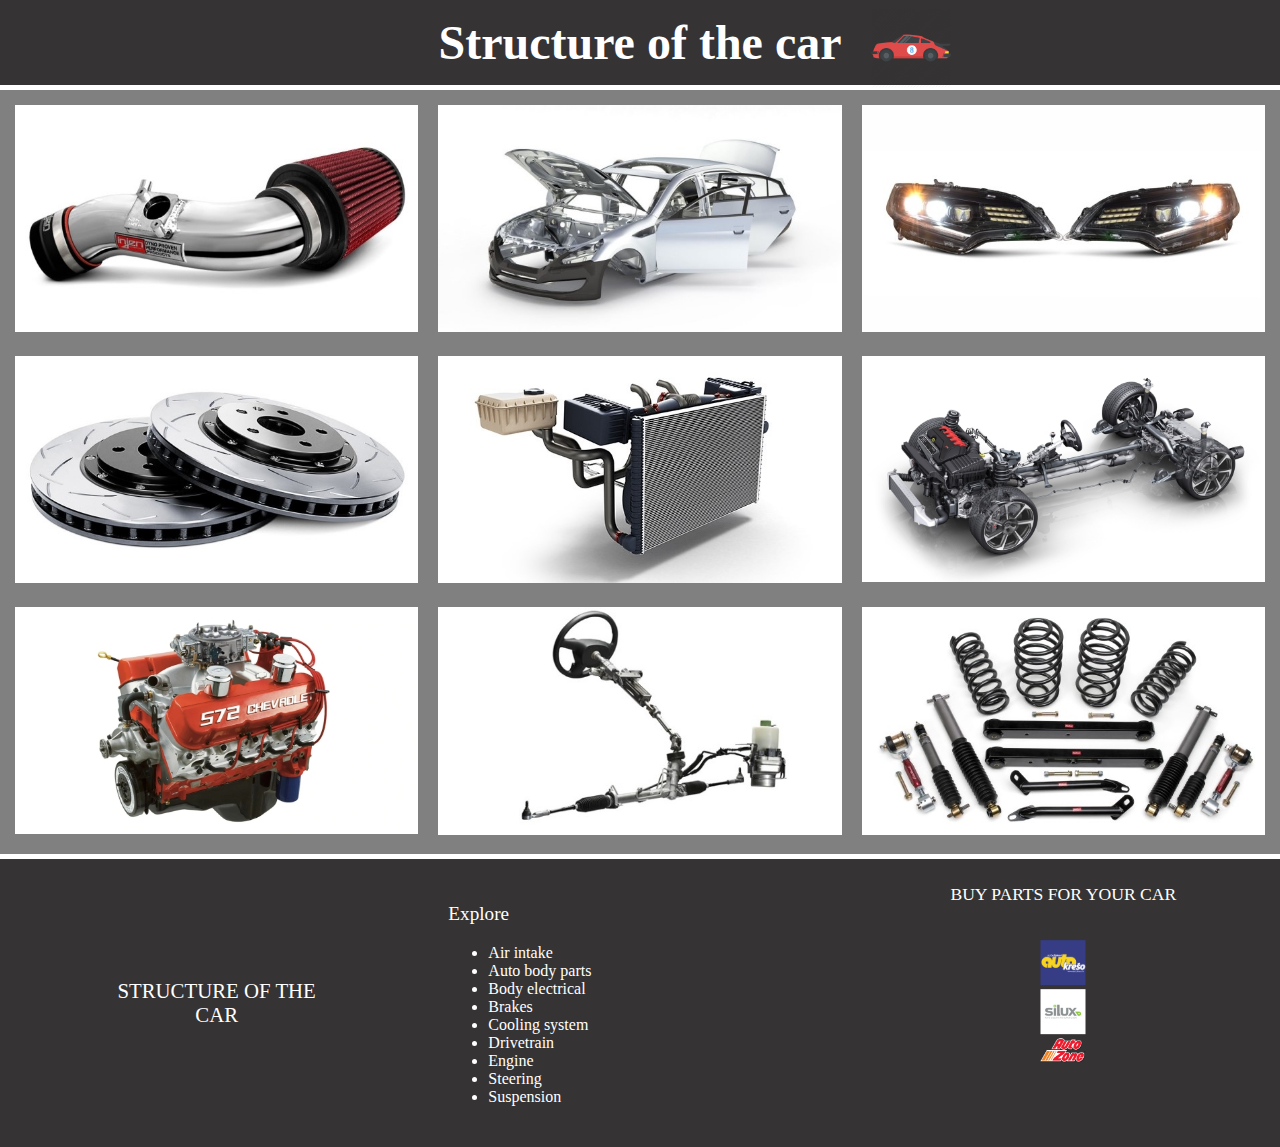
<file: index.html>
<!DOCTYPE html>
<html lang="en">

<head>
    <meta charset="UTF-8">
    <meta name="viewport" content="width=device-width, initial-scale=1.0">
    <meta http-equiv="X-UA-Compatible" content="ie=edge">
    <title>Structure of the car</title>
    <link rel="stylesheet" href="styles/style.css">
</head>

<body>
    <header>
        <h1 class="title">Structure of the car<img class="icon" src="images/icon.png"></h1>
    </header>
    <main>
        <div class="container">
            <img class="image" src="images/airintake.jpg">
            <a href="pages/air-intake.html">
                <div class="overlay">
                    <div class="text">Air intake</div>
                </div>
            </a>
        </div>
        <div class="container">
            <img class="image" src="images/autobodyparts.jpg">
            <a href="pages/auto-body-parts.html">
                <div class="overlay">
                    <div class="text">Auto body parts</div>
                </div>
            </a>
        </div>
        <div class="container">
            <img class="image" src="images/bodyelectrical.jpg">
            <a href="pages/body-electrical.html">
                <div class="overlay">
                    <div class="text">Body electrical</div>
                </div>
            </a>
        </div>
        <div class="container">
            <img class="image" src="images/brakes.jpg">
            <a href="pages/brakes.html">
                <div class="overlay">
                    <div class="text">Brakes</div>
                </div>
            </a>
        </div>
        <div class="container">
            <img class="image" src="images/coolingsystem.jpg">
            <a href="pages/cooling-system.html">
                <div class="overlay">
                    <div class="text">Cooling system</div>>
                </div>
            </a>
        </div>
        <div class="container">
            <img class="image" src="images/drivetrain.jpg">
            <a href="pages/drivetrain.html">
                <div class="overlay">
                    <div class="text">Drivetrain</div>
                </div>
            </a>
        </div>
        <div class="container">
            <img class="image" src="images/engine.jpg">
            <a href="pages/engine.html">
                <div class="overlay">
                    <div class="text">Engine</div>
                </div>
            </a>
        </div>
        <div class="container">
            <img class="image" src="images/steering.jpg">
            <a href="pages/steering.html">
                <div class="overlay">
                    <div class="text">Steering</div>
                </div>
            </a>
        </div>
        <div class="container">
            <img class="image" src="images/suspension.jpg">
            <a href="pages/suspension.html">
                <div class="overlay">
                    <div class="text">Suspension</div>
                </div>
            </a>
        </div>
    </main>
    <footer>
        <div class="fcontainer">
            <div class="ftitle">STRUCTURE OF THE CAR</div>
        </div>
        <div class="fcontainer">
            <p class="ftext">Explore</p>
            <div class="linkscontainer">
                <ul>
                    <a class="link" href="pages/air-intake.html">
                        <li>Air intake</li>
                    </a>
                    <a class="link" href="pages/auto-body-parts.html">
                        <li>Auto body parts</li>
                    </a>
                    <a class="link" href="pages/body-electrical.html">
                        <li>Body electrical</li>
                    </a>
                    <a class="link" href="pages/brakes.html">
                        <li>Brakes</li>
                    </a>
                    <a class="link" href="pages/cooling-system.html">
                        <li>Cooling system</li>
                    </a>
                    <a class="link" href="pages/drivetrain.html">
                        <li>Drivetrain</li>
                    </a>
                    <a class="link" href="pages/engine.html">
                        <li>Engine</li>
                    </a>
                    <a class="link" href="pages/steering.html">
                        <li>Steering</li>
                    </a>
                    <a class="link" href="pages/suspension.html">
                        <li>Suspension</li>
                    </a>
                </ul>
            </div>
        </div>
        <div class="fcontainer">
            <div class="buyparts">BUY PARTS FOR YOUR CAR</div>
            <div class="logocontainer">
                <div>
                    <a href="https://www.autokreso.hr/" target="blank"><img class="logo" src="images/autokreso.png"
                            alt="Autokreso logo"></a>
                </div>
                <div>
                    <a href="https://www.silux.hr/" target="blank"><img class="logo" src="images/silux.jpg"
                            alt="Silux logo"></a>
                </div>
                <div>
                    <a href="https://www.autozone.com/" target="blank"><img class="logo" src="images/autozone.png"
                            alt="Autozone logo"></a>
                </div>
            </div>
        </div>
    </footer>

</body>

</html>
</file>
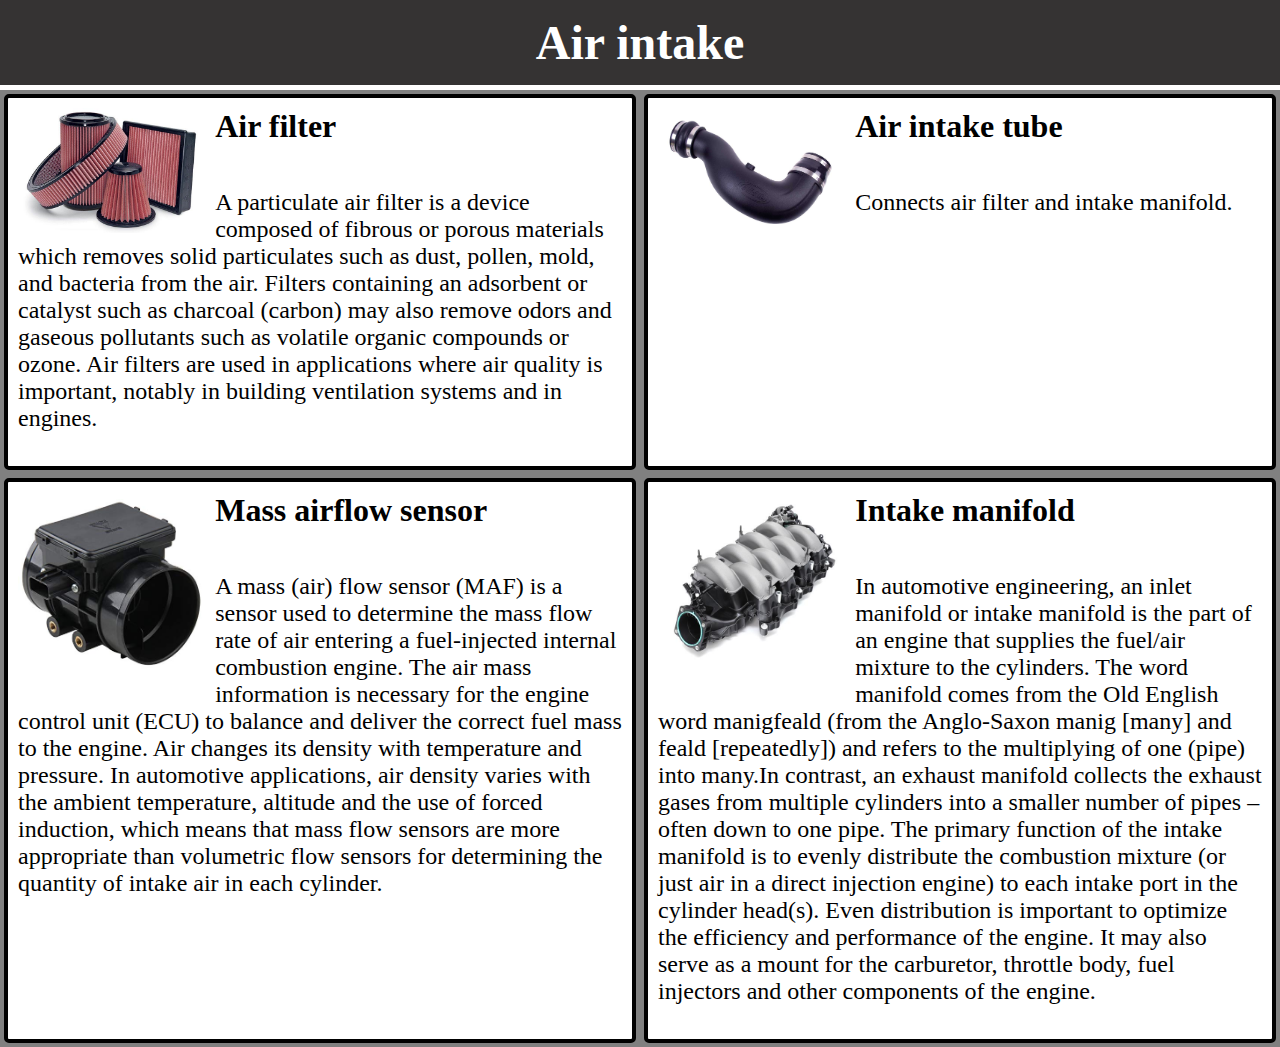
<file: pages/air-intake.html>
<!DOCTYPE html>
<html lang="en">

<head>
    <meta charset="UTF-8">
    <meta name="viewport" content="width=device-width, initial-scale=1.0">
    <meta http-equiv="X-UA-Compatible" content="ie=edge">
    <title>Air intake</title>
    <link rel="stylesheet" href="../styles/styleairintake.css">
</head>

<body>
    <header>
        <h1 class="title">Air intake</h1>
    </header>
    <main>
        <div class="container">
            <img class="image" src="../images/airfilter.jpg" alt="Air filter">
            <div class="text">Air filter</div>
            <div class="description">
                <p>
                    A particulate air filter is a device composed of fibrous or porous materials which removes solid
                    particulates such as dust, pollen, mold, and bacteria from the air. Filters containing an adsorbent
                    or catalyst such as charcoal (carbon) may also remove odors and gaseous pollutants such as volatile
                    organic compounds or ozone. Air filters are used in applications where air quality is important,
                    notably in building ventilation systems and in engines.
                </p>
            </div>
        </div>
        <div class="container">
            <img class="image" src="../images/airintaketube.jpg" alt="Air intake tube">
            <div class="text">Air intake tube</div>
            <div class="description">
                <p>
                    Connects air filter and intake manifold.
                </p>
            </div>
        </div>
        <div class="container">
            <img class="image" src="../images/massairflowsensor.jpg" alt="Mass airflow sensor">
            <div class="text">Mass airflow sensor</div>
            <div class="description">
                <p>
                    A mass (air) flow sensor (MAF) is a sensor used to determine the mass flow rate of air entering a
                    fuel-injected internal combustion engine. The air mass information is necessary for the engine
                    control unit (ECU) to balance and deliver the
                    correct fuel mass to the engine. Air changes its density with temperature and pressure. In
                    automotive applications, air density varies with the ambient temperature, altitude and the use of
                    forced induction, which means that mass flow sensors are more appropriate than volumetric flow
                    sensors for determining the quantity of intake air in each cylinder.
                </p>
            </div>
        </div>
        <div class="container">
            <img class="image" src="../images/intakemanifold.jpg" alt="Intake manifold">
            <div class="text">Intake manifold</div>
            <div class="description">
                <p>
                    In automotive engineering, an inlet manifold or intake manifold is the part of
                    an engine that supplies the fuel/air mixture to the cylinders. The word manifold comes from the Old
                    English word manigfeald (from the Anglo-Saxon manig [many] and feald [repeatedly]) and refers to the
                    multiplying of one (pipe) into many.In contrast, an exhaust manifold collects the exhaust gases from
                    multiple cylinders into a smaller
                    number of pipes – often down to one pipe. The primary function of the intake manifold is to evenly
                    distribute the combustion mixture (or just
                    air in a direct injection engine) to each intake port in the cylinder head(s). Even distribution is
                    important to optimize the efficiency and performance of the engine. It may also serve as a mount for
                    the carburetor, throttle body, fuel injectors and other components of the engine.
                </p>
            </div>
        </div>
    </main>

</body>

</html>
</file>
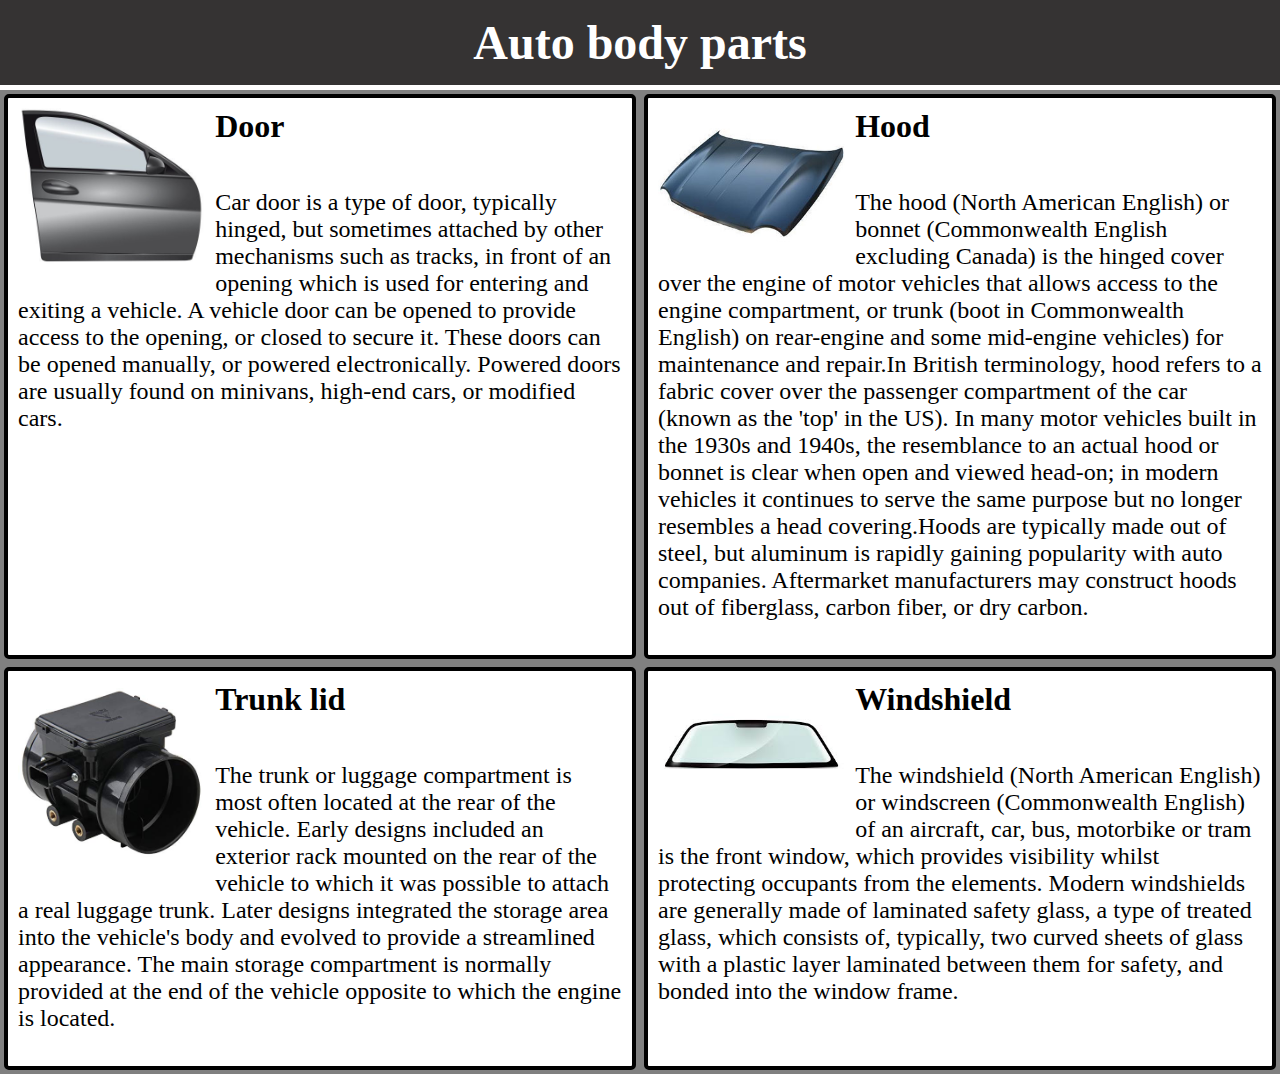
<file: pages/auto-body-parts.html>
<!DOCTYPE html>
<html lang="en">

<head>
    <meta charset="UTF-8">
    <meta name="viewport" content="width=device-width, initial-scale=1.0">
    <meta http-equiv="X-UA-Compatible" content="ie=edge">
    <title>Auto body parts</title>
    <link rel="stylesheet" href="../styles/styleairintake.css">
</head>

<body>
    <header>
        <h1 class="title">Auto body parts</h1>
    </header>
    <main>
        <div class="container">
            <img class="image" src="../images/door.jpg" alt="Door">
            <div class="text">Door</div>
            <div class="description">
                <p>
                    Car door is a type of door, typically hinged, but sometimes attached by other mechanisms such as
                    tracks, in front of an opening which is used for entering and exiting a vehicle. A vehicle door can
                    be opened to provide access to the opening, or closed to secure it. These doors can be opened
                    manually, or powered electronically. Powered doors are usually found on minivans, high-end cars, or
                    modified cars.
                </p>
            </div>
        </div>
        <div class="container">
            <img class="image" src="../images/hood.jpg" alt="Hood">
            <div class="text">Hood</div>
            <div class="description">
                <p>
                    The hood (North American English) or bonnet (Commonwealth English excluding Canada) is the hinged
                    cover over the engine of motor vehicles that allows access to the engine compartment, or trunk (boot
                    in Commonwealth English) on rear-engine and some mid-engine vehicles) for maintenance and repair.In
                    British terminology, hood refers to a fabric cover over the passenger compartment of the car
                    (known as the 'top' in the US). In many motor vehicles built in the 1930s and 1940s, the resemblance
                    to an actual hood or bonnet is clear when open and viewed head-on; in modern vehicles it continues
                    to serve the same purpose but no longer resembles a head covering.Hoods are typically made out of
                    steel, but aluminum is rapidly gaining popularity with auto
                    companies. Aftermarket manufacturers may construct hoods out of fiberglass, carbon fiber, or dry
                    carbon.
                </p>
            </div>
        </div>
        <div class="container">
            <img class="image" src="../images/massairflowsensor.jpg" alt="Trunk lid">
            <div class="text">Trunk lid</div>
            <div class="description">
                <p>
                    The trunk or luggage compartment is most often located at the rear of the vehicle. Early designs
                    included an exterior rack mounted on the rear of the vehicle to which it was possible to attach a
                    real luggage trunk. Later designs integrated the storage area into the vehicle's body and evolved
                    to provide a streamlined appearance. The main storage compartment is normally provided at the
                    end of the vehicle opposite to which the engine is located.
                </p>
            </div>
        </div>
        <div class="container">
            <img class="image" src="../images/windshield.jpg" alt="Windshield">
            <div class="text">Windshield</div>
            <div class="description">
                <p>
                    The windshield (North American English) or windscreen (Commonwealth English) of an aircraft, car,
                    bus, motorbike or tram is the front window, which provides visibility whilst protecting occupants
                    from the elements. Modern windshields are generally made of laminated safety glass, a type of
                    treated glass, which consists of, typically, two curved sheets of glass with a plastic layer
                    laminated between them for safety, and bonded into the window frame.
                </p>
            </div>
        </div>
    </main>
</body>

</html>
</file>
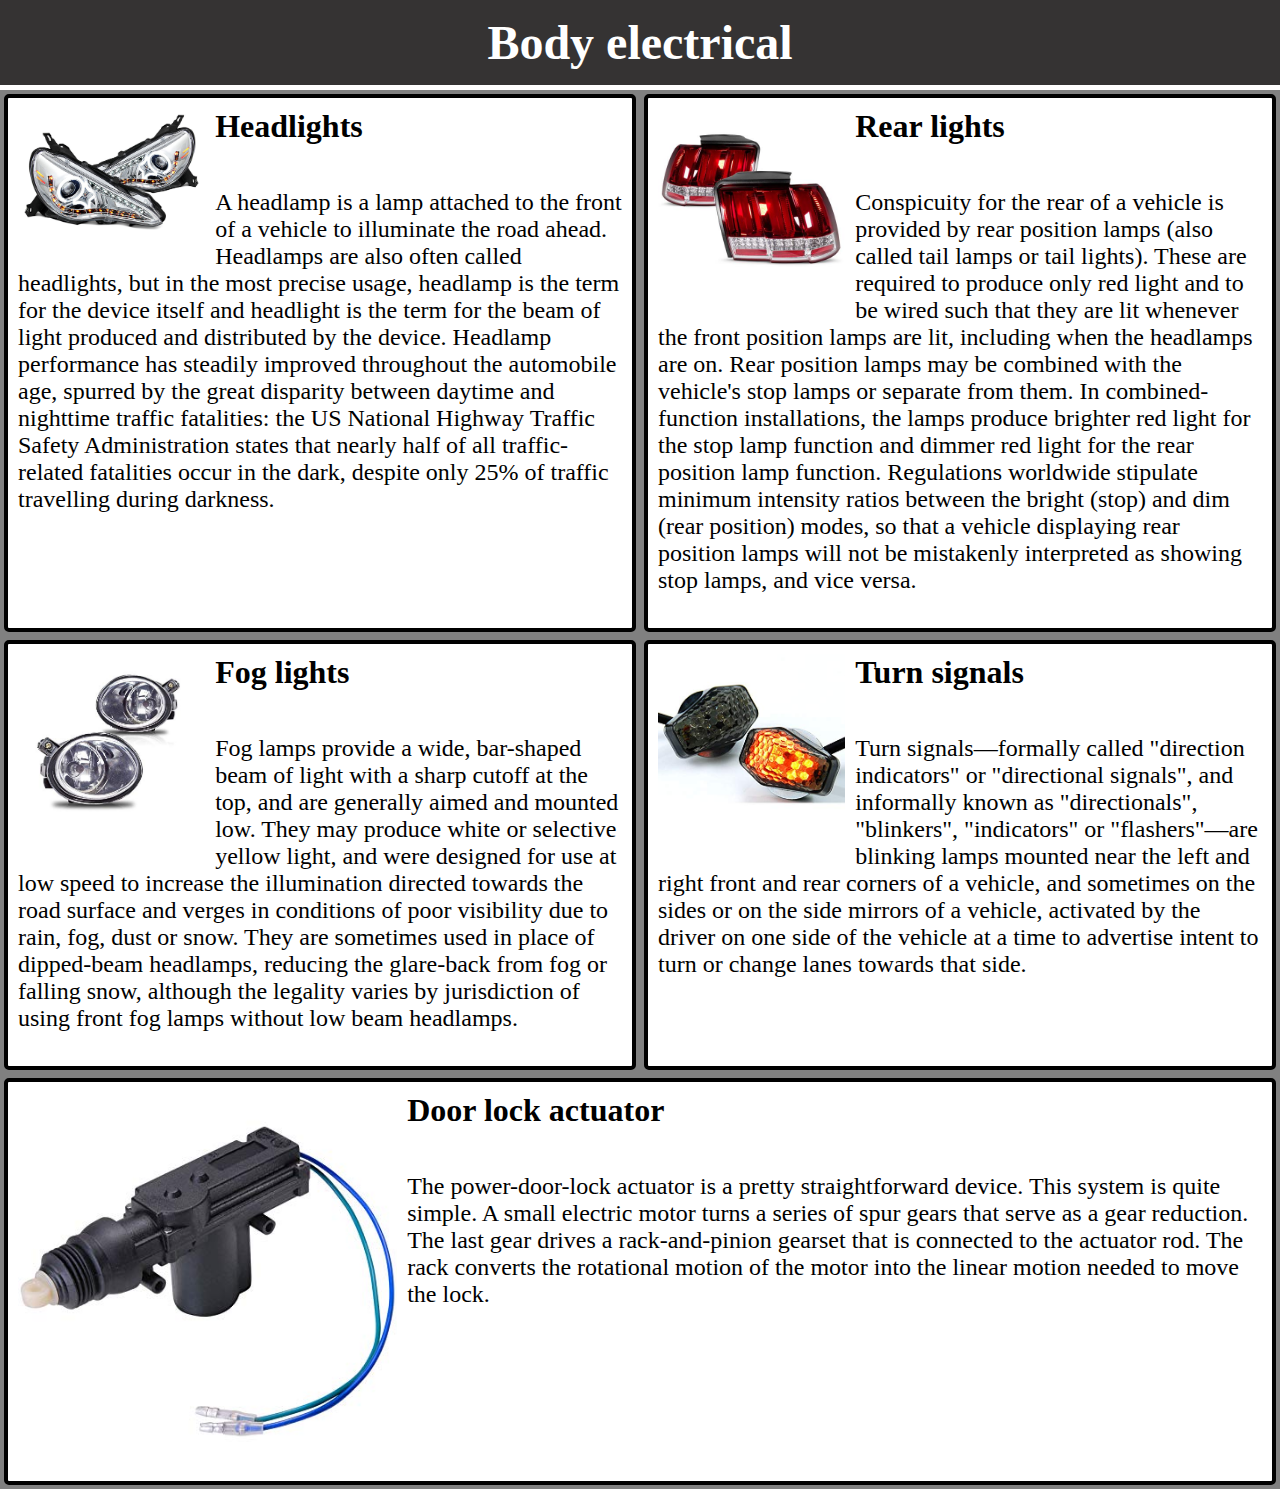
<file: pages/body-electrical.html>
<!DOCTYPE html>
<html lang="en">

<head>
    <meta charset="UTF-8">
    <meta name="viewport" content="width=device-width, initial-scale=1.0">
    <meta http-equiv="X-UA-Compatible" content="ie=edge">
    <title>Body electrical</title>
    <link rel="stylesheet" href="../styles/styleairintake.css">
</head>

<body>
    <header>
        <h1 class="title">Body electrical</h1>
    </header>
    <main>
        <div class="container">
            <img class="image" src="../images/headlights.jpg" alt="Car headlights">
            <div class="text">Headlights</div>
            <div class="description">
                <p>
                    A headlamp is a lamp attached to the front of a vehicle to illuminate the road ahead. Headlamps are
                    also often called headlights, but in the most precise usage, headlamp is the term for the device
                    itself and headlight is the term for the beam of light produced and distributed by the device.
                    Headlamp performance has steadily improved throughout the automobile age, spurred by the great
                    disparity between daytime and nighttime traffic fatalities: the US National Highway Traffic Safety
                    Administration states that nearly half of all traffic-related fatalities occur in the dark, despite
                    only 25% of traffic travelling during darkness.
                </p>
            </div>
        </div>
        <div class="container">
            <img class="image" src="../images/rearlights.jpg" alt="Car rear lights">
            <div class="text">Rear lights</div>
            <div class="description">
                <p>
                    Conspicuity for the rear of a vehicle is provided by rear position lamps (also called tail lamps or
                    tail lights). These are required to produce only red light and to be wired such that they are lit
                    whenever the front position lamps are lit, including when the headlamps are on. Rear position lamps
                    may be combined with the vehicle's stop lamps or separate from them. In combined-function
                    installations, the lamps produce brighter red light for the stop lamp function and dimmer red light
                    for the rear position lamp function. Regulations worldwide stipulate minimum intensity ratios
                    between the bright (stop) and dim (rear position) modes, so that a vehicle displaying rear position
                    lamps will not be mistakenly interpreted as showing stop lamps, and vice versa.
                </p>
            </div>
        </div>
        <div class="container">
            <img class="image" src="../images/foglights.jpg" alt="Car fog lights">
            <div class="text">Fog lights</div>
            <div class="description">
                <p>
                    Fog lamps provide a wide, bar-shaped beam of light with a sharp cutoff at the top, and are generally
                    aimed and mounted low. They may produce white or selective yellow light, and were designed
                    for use at low speed to increase the illumination directed towards the road surface and verges in
                    conditions of poor visibility due to rain, fog, dust or snow. They are sometimes used in place of
                    dipped-beam headlamps, reducing the glare-back from fog or
                    falling snow, although the legality varies by jurisdiction of using front fog lamps without low beam
                    headlamps.
                </p>
            </div>
        </div>
        <div class="container">
            <img class="image" src="../images/turnsignals.jpg" alt="Car turn signals">
            <div class="text">Turn signals</div>
            <div class="description">
                <p>
                    Turn signals—formally called "direction indicators" or "directional signals", and informally known
                    as "directionals", "blinkers", "indicators" or "flashers"—are blinking lamps mounted near the left
                    and right front and rear corners of a vehicle, and sometimes on the sides or on the side mirrors of
                    a vehicle, activated by the driver on one side of the vehicle at a time to advertise intent to turn
                    or change lanes towards that side.
                </p>
            </div>
        </div>
        <div class="container">
            <img class="image" src="../images/doorlockactuator.jpg" alt="Car door lock actuator">
            <div class="text">Door lock actuator</div>
            <div class="description">
                <p>
                    The power-door-lock actuator is a pretty straightforward device. ­This system is quite simple. A
                    small electric motor turns a series of spur gears that serve as a gear reduction. The last gear
                    drives a rack-and-pinion gearset that is connected to the actuator rod. The rack converts the
                    rotational motion of the motor into the linear motion needed to move the lock.
                </p>
            </div>
        </div>
    </main>

</body>

</html>
</file>
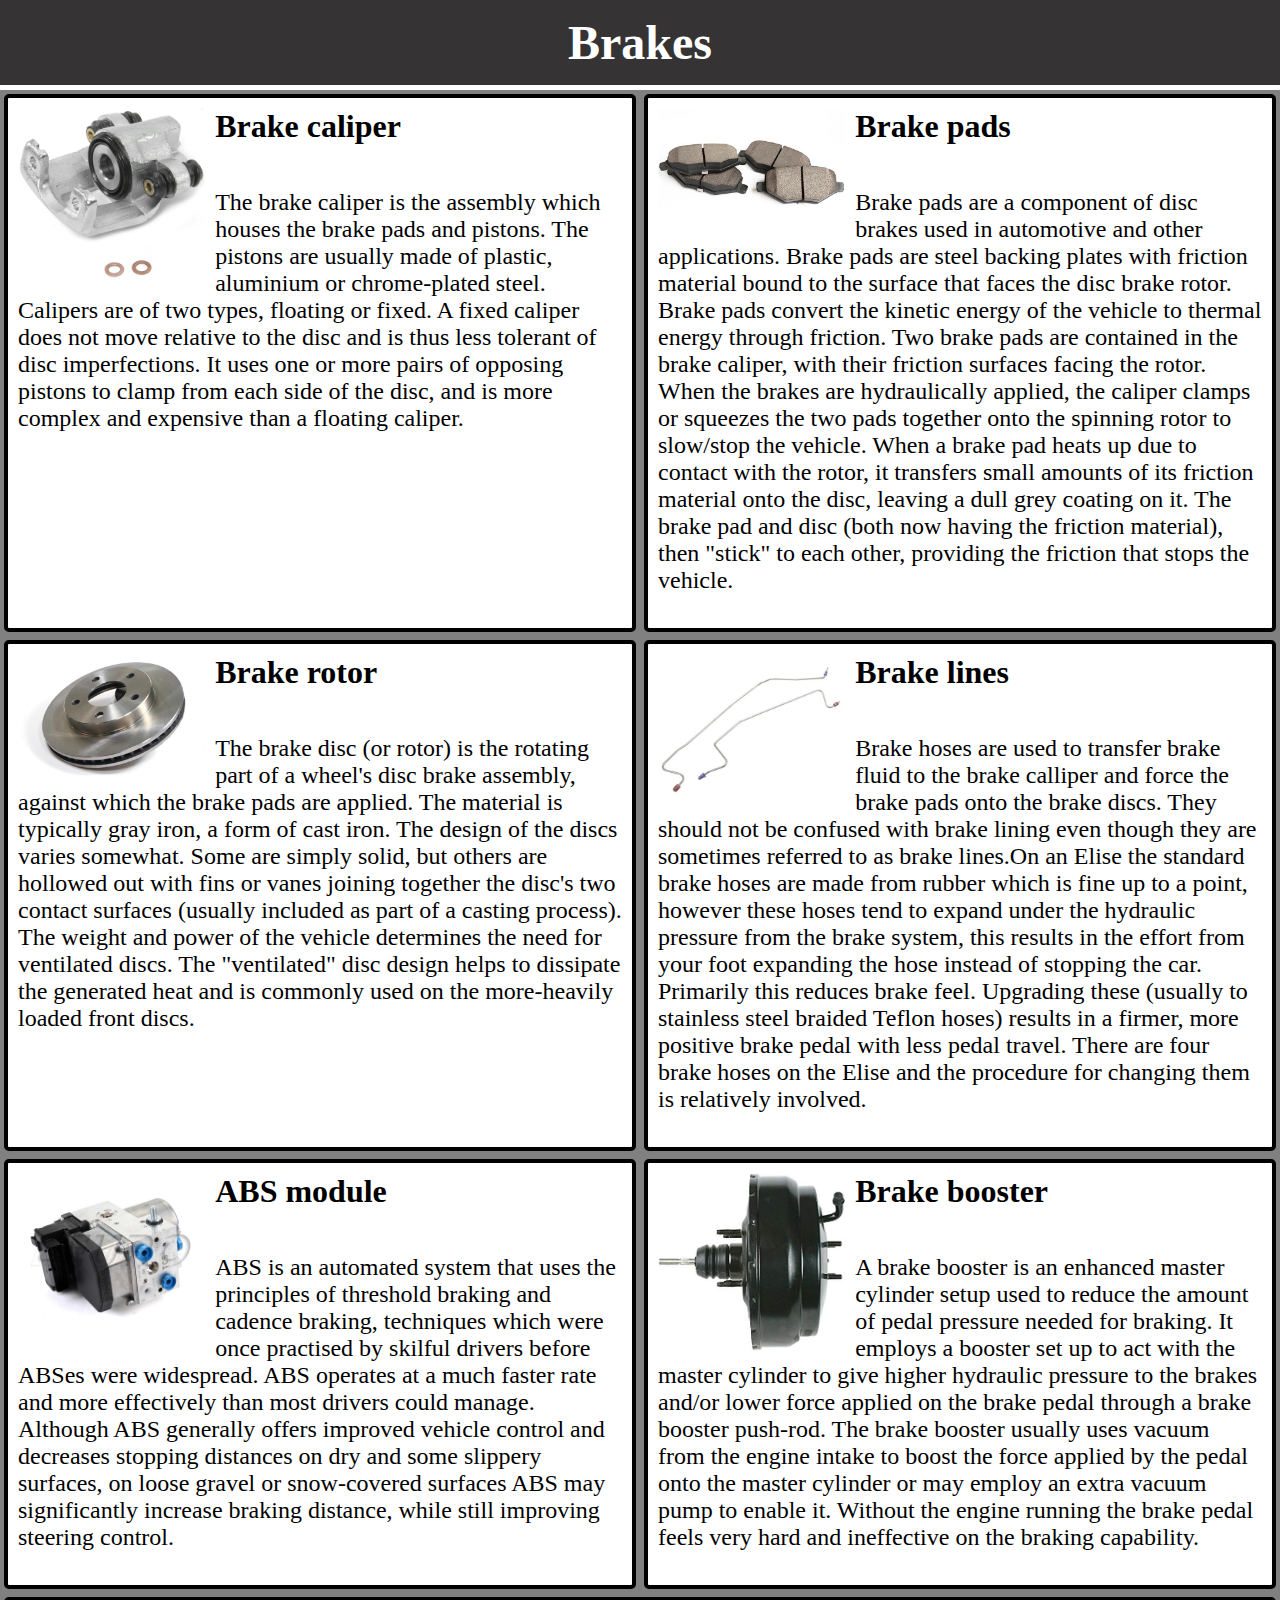
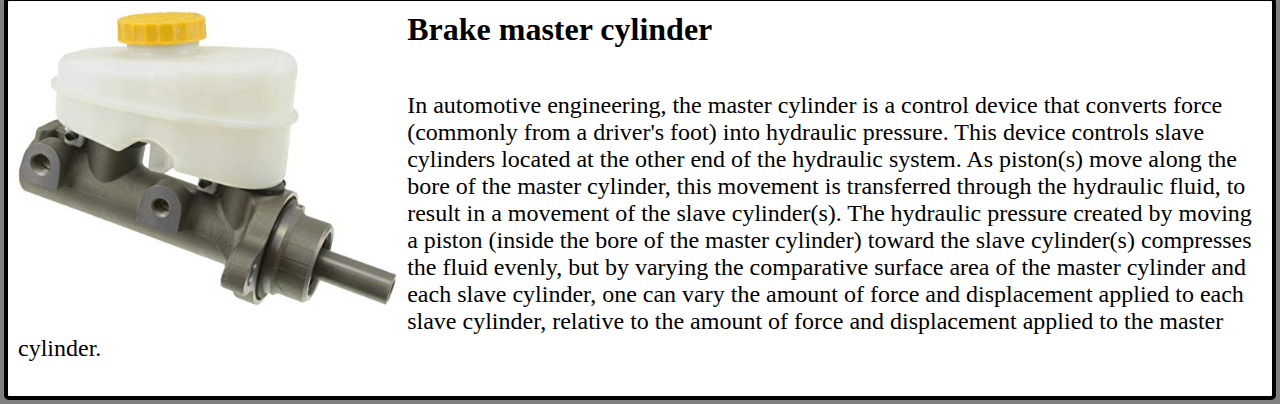
<file: pages/brakes.html>
<!DOCTYPE html>
<html lang="en">

<head>
    <meta charset="UTF-8">
    <meta name="viewport" content="width=device-width, initial-scale=1.0">
    <meta http-equiv="X-UA-Compatible" content="ie=edge">
    <title>Brakes</title>
    <link rel="stylesheet" href="../styles/styleairintake.css">
</head>

<body>
    <header>
        <h1 class="title">Brakes</h1>
    </header>
    <main>
        <div class="container">
            <img class="image" src="../images/brakecaliper.jpg" alt="Car brake caliper">
            <div class="text">Brake caliper</div>
            <div class="description">
                <p>
                    The brake caliper is the assembly which houses the brake pads and pistons. The pistons are usually
                    made of plastic, aluminium or chrome-plated steel. Calipers are of two types, floating or fixed. A
                    fixed caliper does not move relative to the disc and
                    is thus less tolerant of disc imperfections. It uses one or more pairs of opposing pistons to clamp
                    from each side of the disc, and is more complex and expensive than a floating caliper.
                </p>
            </div>
        </div>
        <div class="container">
            <img class="image" src="../images/brakepads.jpg" alt="Car brake pads">
            <div class="text">Brake pads</div>
            <div class="description">
                <p>
                    Brake pads are a component of disc brakes used in automotive and other applications. Brake pads are
                    steel backing plates with friction material bound to the surface that faces the disc brake rotor.
                    Brake pads convert the kinetic energy of the vehicle to thermal energy through friction. Two brake
                    pads are contained in the brake caliper, with their friction surfaces facing the rotor. When the
                    brakes are hydraulically applied, the caliper clamps or squeezes the two pads together onto the
                    spinning rotor to slow/stop the vehicle. When a brake pad heats up due to contact with the rotor, it
                    transfers small amounts of its friction material onto the disc, leaving a dull grey coating on it.
                    The brake pad and disc (both now having the friction material), then "stick" to each other,
                    providing the friction that stops the vehicle.
                </p>
            </div>
        </div>
        <div class="container">
            <img class="image" src="../images/brakerotors.jpg" alt="Car brake rotor">
            <div class="text">Brake rotor</div>
            <div class="description">
                <p>
                    The brake disc (or rotor) is the rotating part of a wheel's disc brake assembly, against which the
                    brake pads are applied. The material is typically gray iron, a form of cast iron. The design of
                    the discs varies somewhat. Some are simply solid, but others are hollowed out with fins or vanes
                    joining together the disc's two contact surfaces (usually included as part of a casting process).
                    The weight and power of the vehicle determines the need for ventilated discs. The "ventilated"
                    disc design helps to dissipate the generated heat and is commonly used on the more-heavily loaded
                    front discs.
                </p>
            </div>
        </div>
        <div class="container">
            <img class="image" src="../images/brakelines.jpg" alt="Car brake lines">
            <div class="text">Brake lines</div>
            <div class="description">
                <p>
                    Brake hoses are used to transfer brake fluid to the brake calliper and force the brake pads onto the
                    brake discs. They should not be confused with brake lining even though they are sometimes referred
                    to as brake lines.On an Elise the standard brake hoses are made from rubber which is fine up to a
                    point, however these
                    hoses tend to expand under the hydraulic pressure from the brake system, this results in the effort
                    from your foot expanding the hose instead of stopping the car. Primarily this reduces brake feel.
                    Upgrading these (usually to stainless steel braided Teflon hoses) results in a firmer, more positive
                    brake pedal with less pedal travel. There are four brake hoses on the Elise and the procedure for
                    changing them is relatively involved.
                </p>
            </div>
        </div>
        <div class="container">
            <img class="image" src="../images/absmodule.jpg" alt="Car ABS module">
            <div class="text">ABS module</div>
            <div class="description">
                <p>
                    ABS is an automated system that uses the principles of threshold braking and cadence braking,
                    techniques which were once practised by skilful drivers before ABSes were widespread. ABS operates
                    at a much faster rate and more effectively than most drivers could manage. Although ABS generally
                    offers improved vehicle control and decreases stopping distances on dry and some slippery surfaces,
                    on loose gravel or snow-covered surfaces ABS may significantly increase braking distance, while
                    still improving steering control.
                </p>
            </div>
        </div>
        <div class="container">
            <img class="image" src="../images/brakebooster.jpg" alt="Car brake booster">
            <div class="text">Brake booster</div>
            <div class="description">
                <p>
                    A brake booster is an enhanced master cylinder setup used to reduce the amount of pedal pressure
                    needed for braking. It employs a booster set up to act with the master cylinder to give higher
                    hydraulic pressure to the brakes and/or lower force applied on the brake pedal through a brake
                    booster push-rod. The brake booster usually uses vacuum from the engine intake to boost the force
                    applied by the pedal onto the master cylinder or may employ an extra vacuum pump to enable it.
                    Without the engine running the brake pedal feels very hard and ineffective on the braking
                    capability.
                </p>
            </div>
        </div>
        <div class="container">
            <img class="image" src="../images/brakemastercylinder.jpg" alt="Car brake master cylinder">
            <div class="text">Brake master cylinder</div>
            <div class="description">
                <p>
                    In automotive engineering, the master cylinder is a control device that converts force (commonly
                    from a driver's foot) into hydraulic pressure. This device controls slave cylinders located at the
                    other end of the hydraulic system. As piston(s) move along the bore of the master cylinder, this
                    movement is transferred through the
                    hydraulic fluid, to result in a movement of the slave cylinder(s). The hydraulic pressure created by
                    moving a piston (inside the bore of the master cylinder) toward the slave cylinder(s) compresses the
                    fluid evenly, but by varying the comparative surface area of the master cylinder and each slave
                    cylinder, one can vary the amount of force and displacement applied to each slave cylinder, relative
                    to the amount of force and displacement applied to the master cylinder.
                </p>
            </div>
        </div>
    </main>
</body>

</html>
</file>
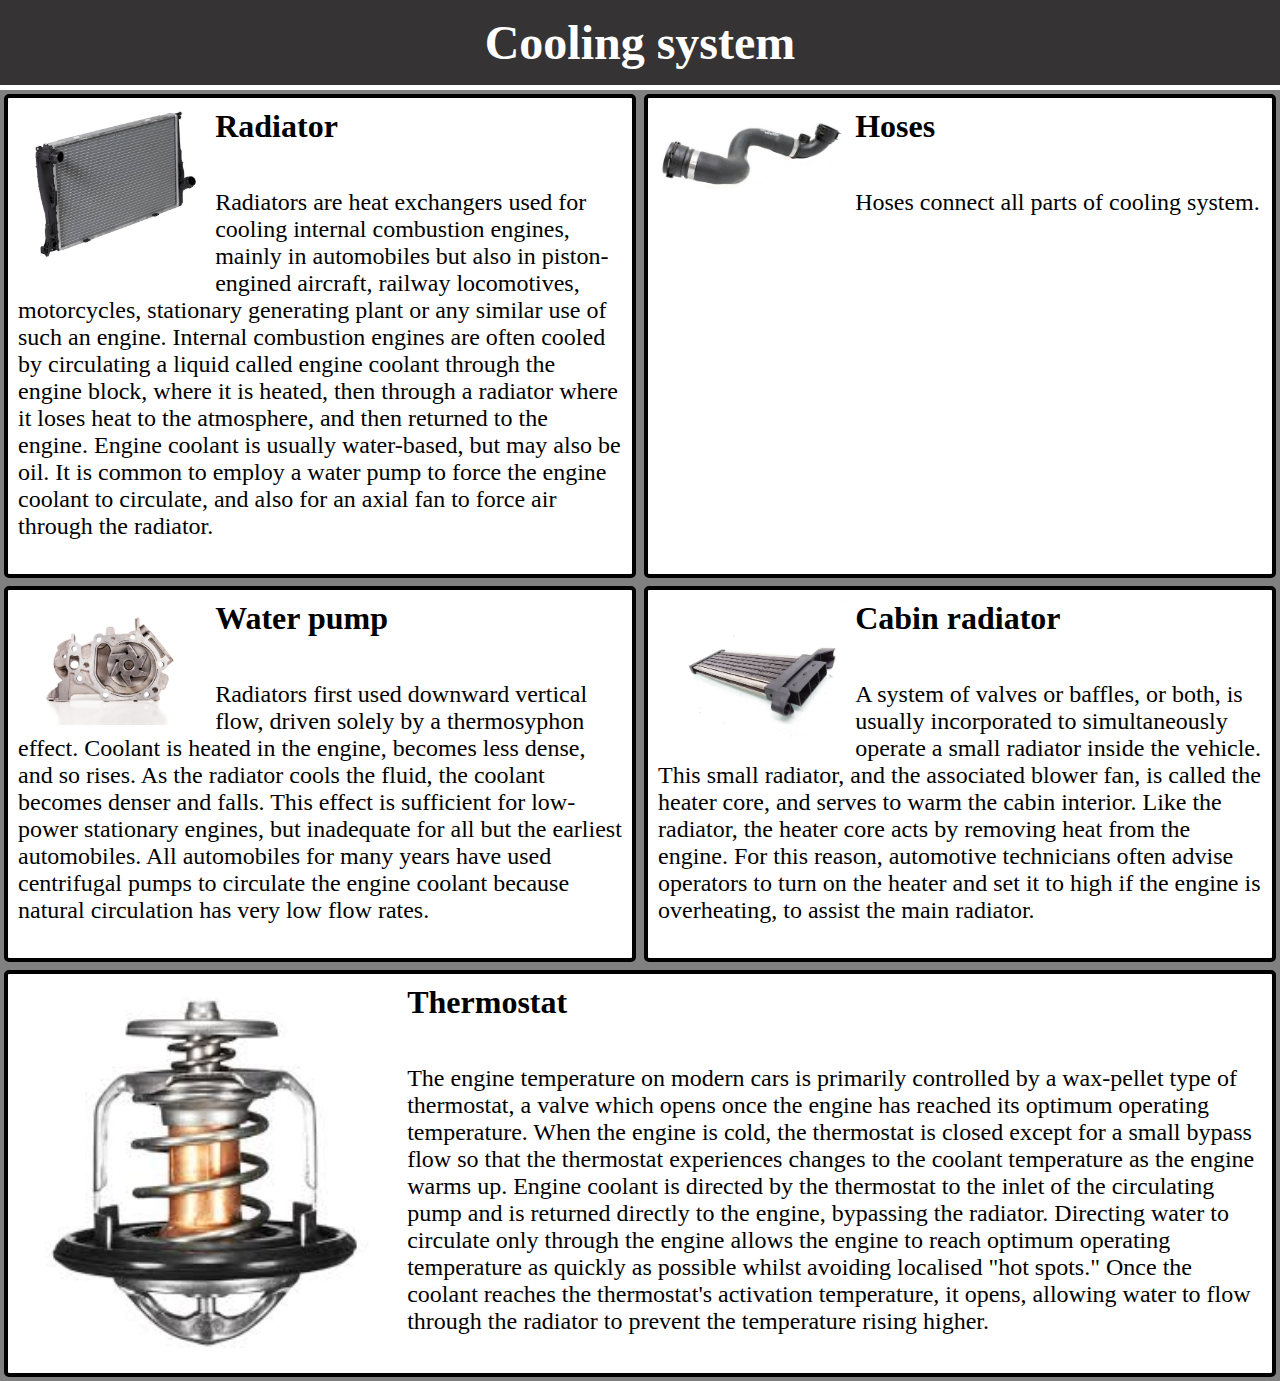
<file: pages/cooling-system.html>
<!DOCTYPE html>
<html lang="en">

<head>
    <meta charset="UTF-8">
    <meta name="viewport" content="width=device-width, initial-scale=1.0">
    <meta http-equiv="X-UA-Compatible" content="ie=edge">
    <title>Cooling system</title>
    <link rel="stylesheet" href="../styles/styleairintake.css">
</head>

<body>
    <header>
        <h1 class="title">Cooling system</h1>
    </header>
    <main>
        <div class="container">
            <img class="image" src="../images/radiator.jpg" alt="Car cooling system radiator">
            <div class="text">Radiator</div>
            <div class="description">
                <p>
                    Radiators are heat exchangers used for cooling internal combustion engines, mainly in automobiles
                    but also in piston-engined aircraft, railway locomotives, motorcycles, stationary generating plant
                    or any similar use of such an engine. Internal combustion engines are often cooled by circulating a
                    liquid called engine coolant through
                    the engine block, where it is heated, then through a radiator where it loses heat to the atmosphere,
                    and then returned to the engine. Engine coolant is usually water-based, but may also be oil. It is
                    common to employ a water pump to force the engine coolant to circulate, and also for an axial fan to
                    force air through the radiator.
                </p>
            </div>
        </div>
        <div class="container">
            <img class="image" src="../images/hoses.jpg" alt="Car cooling system hoses">
            <div class="text">Hoses</div>
            <div class="description">
                <p>
                    Hoses connect all parts of cooling system.
                </p>
            </div>
        </div>
        <div class="container">
            <img class="image" src="../images/waterpump.jpg" alt="Car cooling system water pump">
            <div class="text">Water pump</div>
            <div class="description">
                <p>
                    Radiators first used downward vertical flow, driven solely by a thermosyphon effect. Coolant is
                    heated in the engine, becomes less dense, and so rises. As the radiator cools the fluid, the coolant
                    becomes denser and falls. This effect is sufficient for low-power stationary engines, but inadequate
                    for all but the earliest automobiles. All automobiles for many years have used centrifugal pumps to
                    circulate the engine coolant because natural circulation has very low flow rates.
                </p>
            </div>
        </div>
        <div class="container">
            <img class="image" src="../images/cabinradiator.jpg" alt="Car cooling system cabin radiator">
            <div class="text">Cabin radiator</div>
            <div class="description">
                <p>
                    A system of valves or baffles, or both, is usually incorporated to simultaneously operate a small
                    radiator inside the vehicle. This small radiator, and the associated blower fan, is called the
                    heater core, and serves to warm the cabin interior. Like the radiator, the heater core acts by
                    removing heat from the engine. For this reason, automotive technicians often advise operators to
                    turn on the heater and set it to high if the engine is overheating, to assist the main radiator.
                </p>
            </div>
        </div>
        <div class="container">
            <img class="image" src="../images/thermostat.jpg" alt="Car cooling system thermostat">
            <div class="text">Thermostat</div>
            <div class="description">
                <p>
                    The engine temperature on modern cars is primarily controlled by a wax-pellet type of thermostat, a
                    valve which opens once the engine has reached its optimum operating temperature. When the engine is
                    cold, the thermostat is closed except for a small bypass flow so that the
                    thermostat experiences changes to the coolant temperature as the engine warms up. Engine coolant is
                    directed by the thermostat to the inlet of the circulating pump and is returned directly to the
                    engine, bypassing the radiator. Directing water to circulate only through the engine allows the
                    engine to reach optimum operating temperature as quickly as possible whilst avoiding localised "hot
                    spots." Once the coolant reaches the thermostat's activation temperature, it opens, allowing water
                    to flow through the radiator to prevent the temperature rising higher.
                </p>
            </div>
        </div>
    </main>
</body>

</html>
</file>
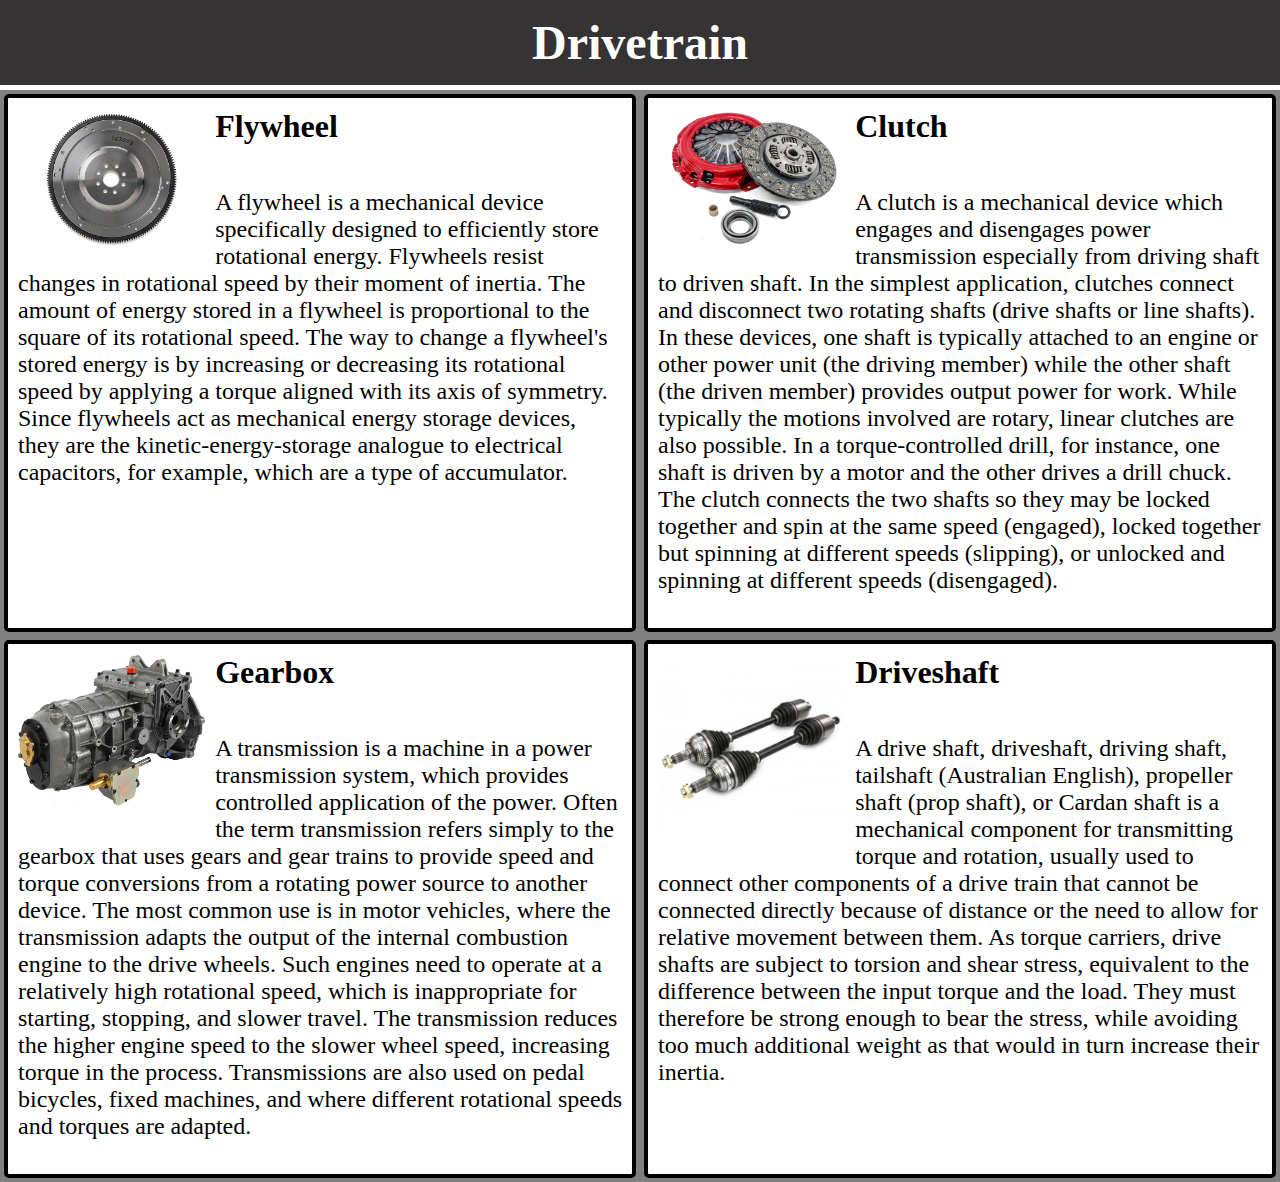
<file: pages/drivetrain.html>
<!DOCTYPE html>
<html lang="en">

<head>
    <meta charset="UTF-8">
    <meta name="viewport" content="width=device-width, initial-scale=1.0">
    <meta http-equiv="X-UA-Compatible" content="ie=edge">
    <title>Drivetrain</title>
    <link rel="stylesheet" href="../styles/styleairintake.css">
</head>

<body>
    <header>
        <h1 class="title">Drivetrain</h1>
    </header>
    <main>
        <div class="container">
            <img class="image" src="../images/flywheel.webp" alt="Car flywheel">
            <div class="text">Flywheel</div>
            <div class="description">
                <p>
                    A flywheel is a mechanical device specifically designed to efficiently store rotational energy.
                    Flywheels resist changes in rotational speed by their moment of inertia. The amount of energy stored
                    in a flywheel is proportional to the square of its rotational speed. The way to change a flywheel's
                    stored energy is by increasing or decreasing its rotational speed by applying a torque aligned with
                    its axis of symmetry. Since flywheels act as mechanical energy storage devices, they are the
                    kinetic-energy-storage analogue to electrical capacitors, for example, which are a type of
                    accumulator.
                </p>
            </div>
        </div>
        <div class="container">
            <img class="image" src="../images/clutch.jpg" alt="Car clutch">
            <div class="text">Clutch</div>
            <div class="description">
                <p>
                    A clutch is a mechanical device which engages and disengages power transmission especially from
                    driving shaft to driven shaft. In the simplest application, clutches connect and disconnect two
                    rotating shafts (drive shafts or
                    line shafts). In these devices, one shaft is typically attached to an engine or other power unit
                    (the driving member) while the other shaft (the driven member) provides output power for work. While
                    typically the motions involved are rotary, linear clutches are also possible. In a torque-controlled
                    drill, for instance, one shaft is driven by a motor and the other drives a
                    drill chuck. The clutch connects the two shafts so they may be locked together and spin at the same
                    speed (engaged), locked together but spinning at different speeds (slipping), or unlocked and
                    spinning at different speeds (disengaged).
                </p>
            </div>
        </div>
        <div class="container">
            <img class="image" src="../images/gearbox.jpg" alt="Car gearbox">
            <div class="text">Gearbox</div>
            <div class="description">
                <p>
                    A transmission is a machine in a power transmission system, which provides controlled application of
                    the power. Often the term transmission refers simply to the gearbox that uses gears and gear trains
                    to provide speed and torque conversions from a rotating power source to another device. The most
                    common use is in motor vehicles, where the transmission adapts the output of the internal combustion
                    engine to the drive wheels. Such engines need to operate at a relatively high rotational speed,
                    which is inappropriate for starting, stopping, and slower travel. The transmission reduces the
                    higher engine speed to the slower wheel speed, increasing torque in the process. Transmissions are
                    also used on pedal bicycles, fixed machines, and where different rotational speeds and torques are
                    adapted.
                </p>
            </div>
        </div>
        <div class="container">
            <img class="image" src="../images/driveshaft.jpg" alt="Car driveshaft">
            <div class="text">Driveshaft</div>
            <div class="description">
                <p>
                    A drive shaft, driveshaft, driving shaft, tailshaft (Australian English), propeller shaft (prop
                    shaft), or Cardan shaft is a mechanical component for transmitting torque and rotation, usually used
                    to connect other components of a drive train that cannot be connected directly because of distance
                    or the need to allow for relative movement between them. As torque carriers, drive shafts are
                    subject to torsion and shear stress, equivalent to the
                    difference between the input torque and the load. They must therefore be strong enough to bear the
                    stress, while avoiding too much additional weight as that would in turn increase their inertia.
                </p>
            </div>
        </div>
    </main>
</body>

</html>
</file>
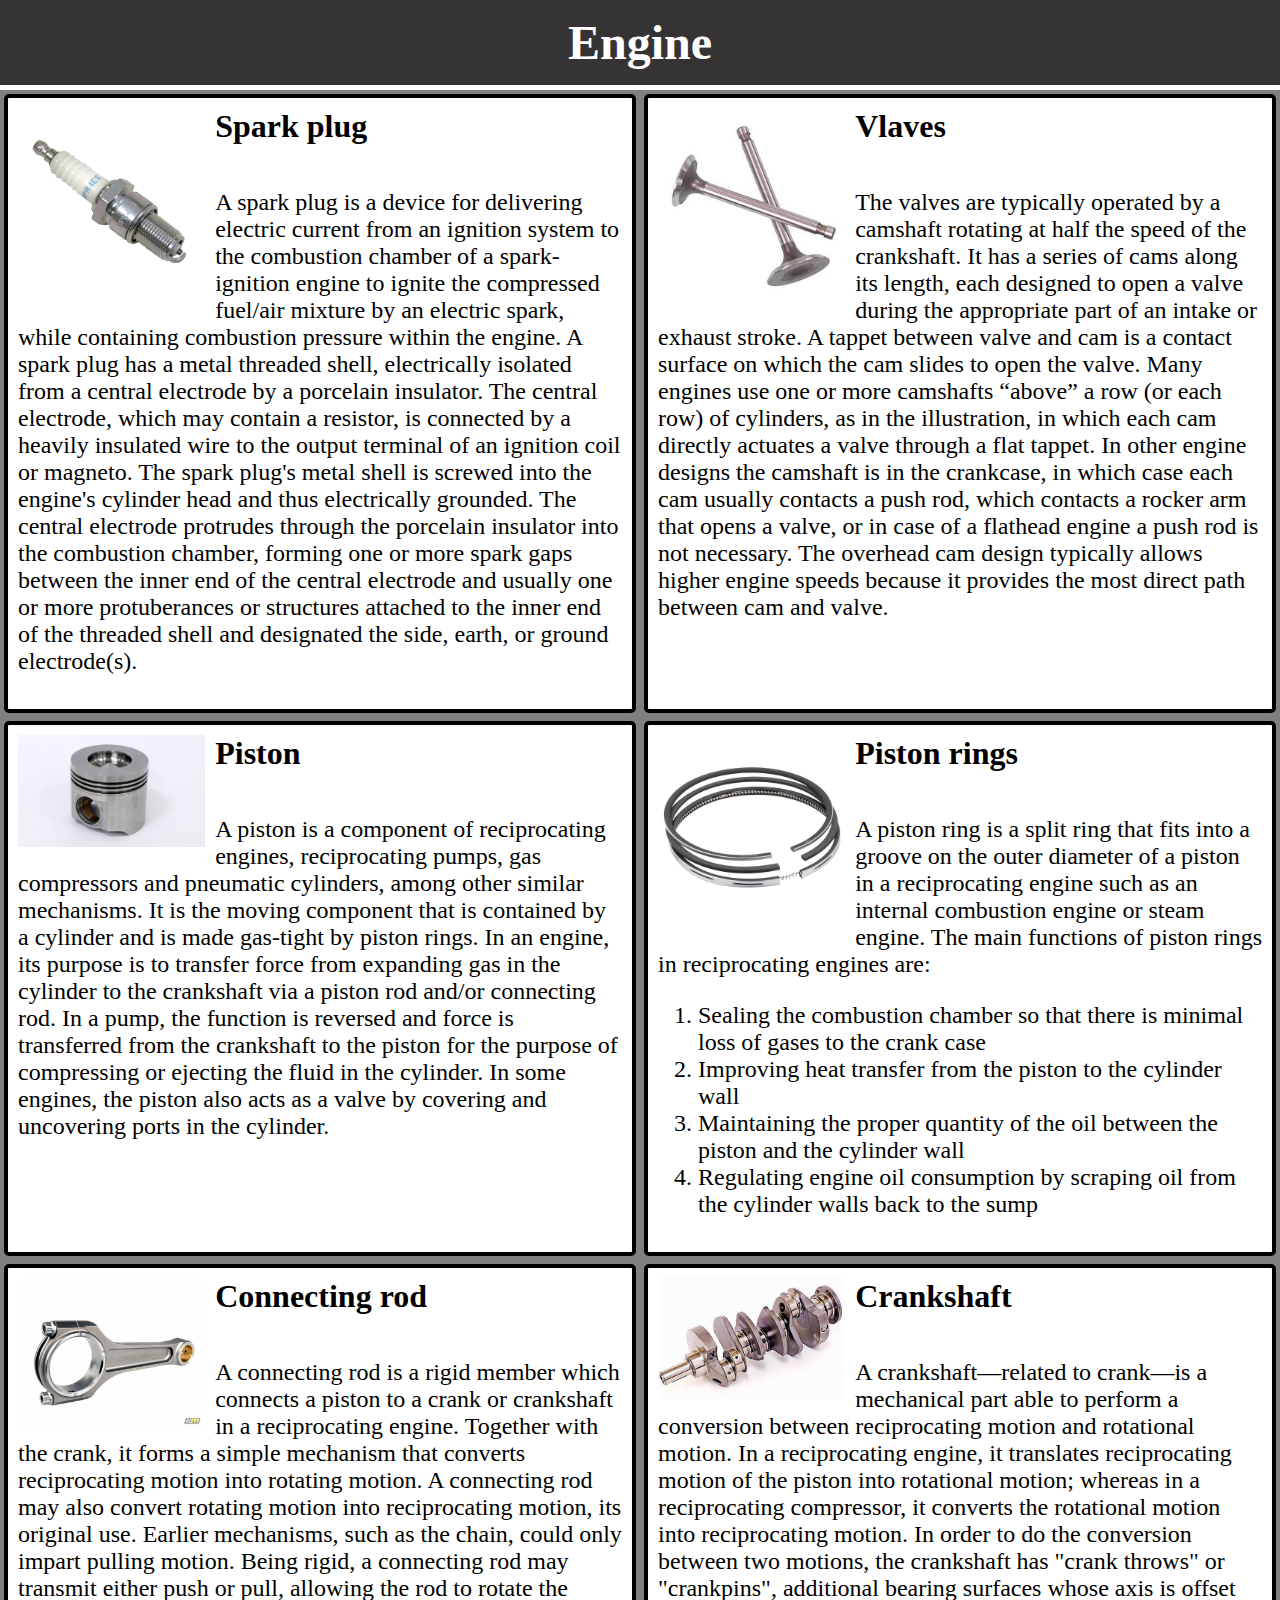
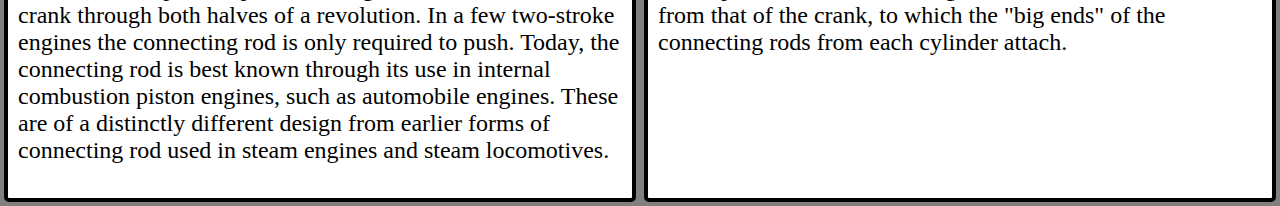
<file: pages/engine.html>
<!DOCTYPE html>
<html lang="en">

<head>
    <meta charset="UTF-8">
    <meta name="viewport" content="width=device-width, initial-scale=1.0">
    <meta http-equiv="X-UA-Compatible" content="ie=edge">
    <title>Engine</title>
    <link rel="stylesheet" href="../styles/styleairintake.css">
</head>

<body>
    <header>
        <h1 class="title">Engine</h1>
    </header>
    <main>
        <div class="container">
            <img class="image" src="../images/sparkplug.jpg" alt="Car sparkplug">
            <div class="text">Spark plug</div>
            <div class="description">
                <p>
                    A spark plug is a
                    device for delivering electric current from an ignition system to the combustion chamber of a
                    spark-ignition engine to ignite the compressed fuel/air mixture by an electric spark, while
                    containing combustion pressure within the engine. A spark plug has a metal threaded shell,
                    electrically isolated from a central electrode by a porcelain insulator. The central electrode,
                    which may contain a resistor, is connected by a heavily insulated wire to the output terminal of an
                    ignition coil or magneto. The spark plug's metal shell is screwed into the engine's cylinder head
                    and thus electrically grounded. The central electrode protrudes through the porcelain insulator into
                    the combustion chamber, forming one or more spark gaps between the inner end of the central
                    electrode and usually one or more protuberances or structures attached to the inner end of the
                    threaded shell and designated the side, earth, or ground electrode(s).
                </p>
            </div>
        </div>
        <div class="container">
            <img class="image" src="../images/valves.jpg" alt="Car engine valves">
            <div class="text">Vlaves</div>
            <div class="description">
                <p>
                    The valves are typically operated by a camshaft rotating at half the speed of the crankshaft. It has
                    a series of cams along its length, each designed to open a valve during the appropriate part of an
                    intake or exhaust stroke. A tappet between valve and cam is a contact surface on which the cam
                    slides to open the valve. Many engines use one or more camshafts “above” a row (or each row) of
                    cylinders, as in the illustration, in which each cam directly actuates a valve through a flat
                    tappet. In other engine designs the camshaft is in the crankcase, in which case each cam usually
                    contacts a push rod, which contacts a rocker arm that opens a valve, or in case of a flathead engine
                    a push rod is not necessary. The overhead cam design typically allows higher engine speeds because
                    it provides the most direct path between cam and valve.
                </p>
            </div>
        </div>
        <div class="container">
            <img class="image" src="../images/piston.jpg" alt="Car engine piston">
            <div class="text">Piston</div>
            <div class="description">
                <p>
                    A piston is a component of reciprocating engines, reciprocating pumps, gas compressors and pneumatic
                    cylinders, among other similar mechanisms. It is the moving component that is contained by a
                    cylinder and is made gas-tight by piston rings. In an engine, its purpose is to transfer force from
                    expanding gas in the cylinder to the crankshaft via a piston rod and/or connecting rod. In a pump,
                    the function is reversed and force is transferred from the crankshaft to the piston for the purpose
                    of compressing or ejecting the fluid in the cylinder. In some engines, the piston also acts as a
                    valve by covering and uncovering ports in the cylinder.
                </p>
            </div>
        </div>
        <div class="container">
            <img class="image" src="../images/pistonrings.jpg" alt="Car engine piston rings">
            <div class="text">Piston rings</div>
            <div class="description">
                <p>
                    A piston ring is a split ring that fits into a groove on the outer diameter of a piston in a
                    reciprocating engine such as an internal combustion engine or steam engine. The main functions of
                    piston rings in reciprocating engines are:
                    <ol>
                        <li>Sealing the combustion chamber so that there is minimal loss of gases to the crank case</li>
                        <li>Improving heat transfer from the piston to the cylinder wall</li>
                        <li>Maintaining the proper quantity of the oil between the piston and the cylinder wall</li>
                        <li>Regulating engine oil consumption by scraping oil from the cylinder walls back to the sump
                        </li>
                    </ol>
                </p>
            </div>
        </div>
        <div class="container">
            <img class="image" src="../images/connectingrod.jpg" alt="Car engine connecting rod">
            <div class="text">Connecting rod</div>
            <div class="description">
                <p>
                    A connecting rod is a rigid member which connects a piston to a crank or crankshaft in a
                    reciprocating engine. Together with the crank, it forms a simple mechanism that converts
                    reciprocating motion into rotating motion. A connecting rod may also convert rotating motion into
                    reciprocating motion, its original use. Earlier mechanisms, such as the chain, could only impart
                    pulling motion. Being rigid, a connecting rod may transmit either push or pull, allowing the rod to
                    rotate the crank through both halves of a revolution. In a few two-stroke engines the connecting rod
                    is only required to push. Today, the connecting rod is best known through its use in internal
                    combustion piston engines, such as automobile engines. These are of a distinctly different design
                    from earlier forms of connecting rod used in steam engines and steam locomotives.
                </p>
            </div>
        </div>

        <div class="container">
            <img class="image" src="../images/crankshaft.jpg" alt="Car engine crankshaft">
            <div class="text">Crankshaft</div>
            <div class="description">
                <p>
                    A crankshaft—related to crank—is a mechanical part able to perform a conversion between
                    reciprocating motion and rotational motion. In a reciprocating engine, it translates reciprocating
                    motion of the piston into rotational motion; whereas in a reciprocating compressor, it converts the
                    rotational motion into reciprocating motion. In order to do the conversion between two motions, the
                    crankshaft has "crank throws" or "crankpins", additional bearing surfaces
                    whose axis is offset from that of the crank, to which the "big ends" of the connecting rods from
                    each cylinder attach.
                </p>
            </div>
        </div>
    </main>
</body>

</html>
</file>
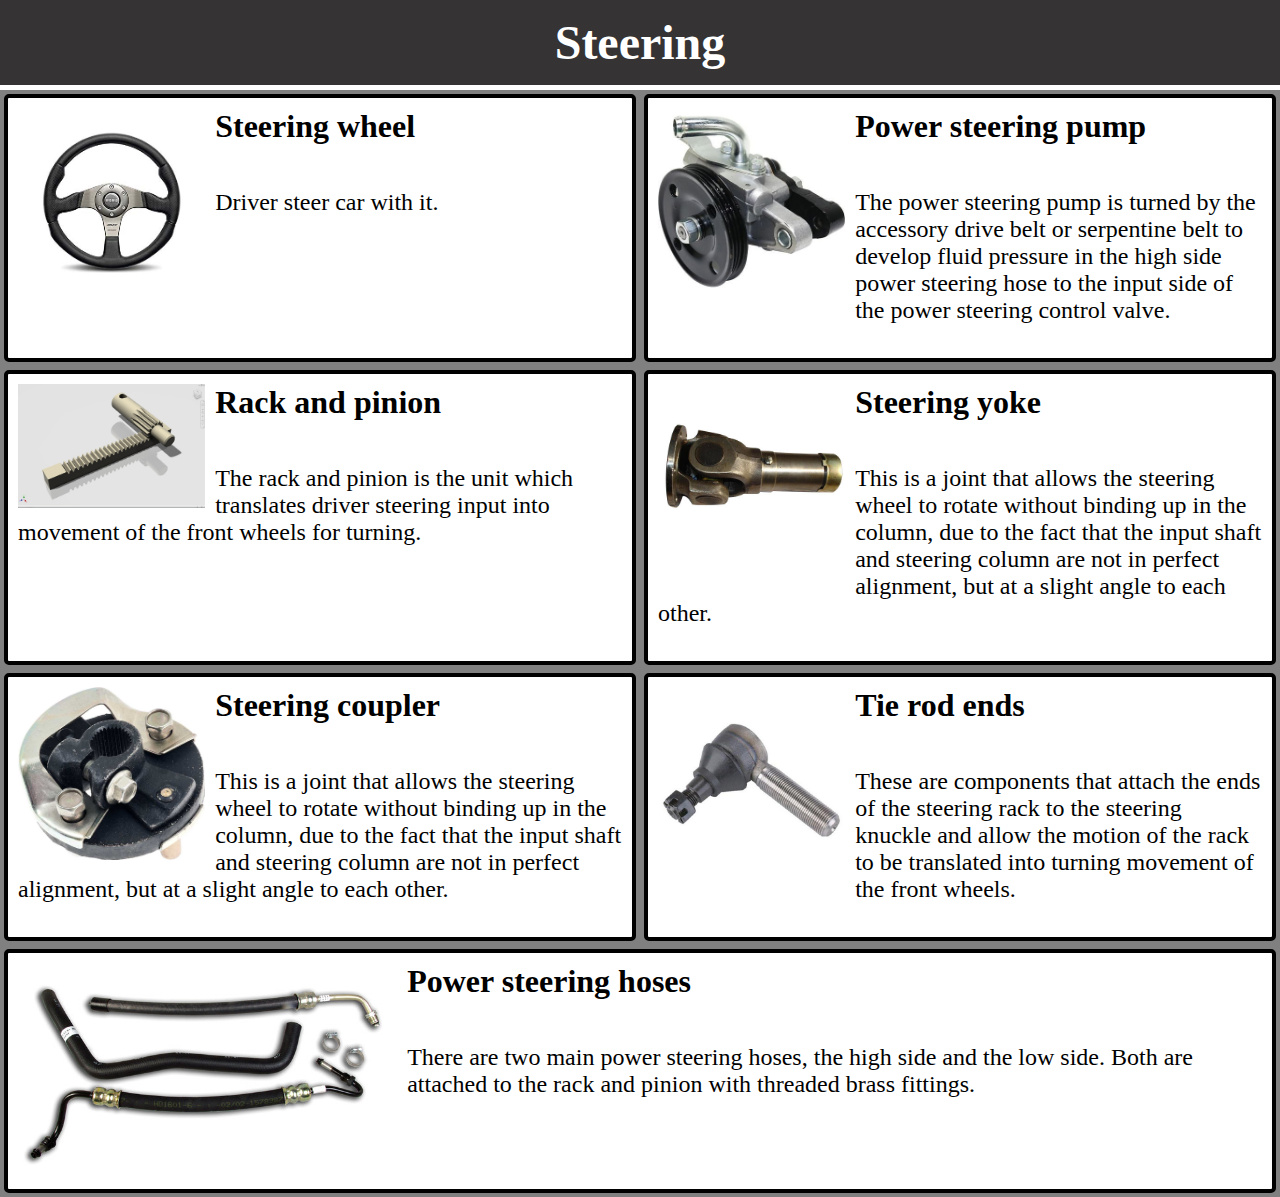
<file: pages/steering.html>
<!DOCTYPE html>
<html lang="en">

<head>
    <meta charset="UTF-8">
    <meta name="viewport" content="width=device-width, initial-scale=1.0">
    <meta http-equiv="X-UA-Compatible" content="ie=edge">
    <title>Steering</title>
    <link rel="stylesheet" href="../styles/styleairintake.css">
</head>

<body>
    <header>
        <h1 class="title">Steering</h1>
    </header>
    <main>
        <div class="container">
            <img class="image" src="../images/steeringwheel.jpg" alt="Car steering wheel">
            <div class="text">Steering wheel</div>
            <div class="description">
                <p>
                    Driver steer car with it.
                </p>
            </div>
        </div>
        <div class="container">
            <img class="image" src="../images/powersteerignpump.jpg" alt="Car power steering pump">
            <div class="text">Power steering pump</div>
            <div class="description">
                <p>
                    The power steering pump is turned by the accessory drive belt or serpentine belt to develop fluid
                    pressure in the high side power steering hose to the input side of the power steering control valve.
                </p>
            </div>
        </div>
        <div class="container">
            <img class="image" src="../images/rackandpinion.jpg" alt="Car rack and pinion">
            <div class="text">Rack and pinion</div>
            <div class="description">
                <p>
                    The rack and pinion is the unit which translates driver steering input into movement of the front
                    wheels for turning.
                </p>
            </div>
        </div>
        <div class="container">
            <img class="image" src="../images/steeringyoke.jpg" alt="Car steering yoke">
            <div class="text">Steering yoke</div>
            <div class="description">
                <p>
                    This is a joint that allows the steering wheel to rotate without binding up in the column, due to
                    the fact that the input shaft and steering column are not in perfect alignment, but at a slight
                    angle to each other.
                </p>
            </div>
        </div>
        <div class="container">
            <img class="image" src="../images/steeringcoupler.jpg" alt="Car steering coupler">
            <div class="text">Steering coupler</div>
            <div class="description">
                <p>
                    This is a joint that allows the steering wheel to rotate without binding up in the column, due to
                    the fact that the input shaft and steering column are not in perfect alignment, but at a slight
                    angle to each other.
                </p>
            </div>
        </div>

        <div class="container">
            <img class="image" src="../images/tierodends.jpg" alt="Car tie rod ends">
            <div class="text">Tie rod ends</div>
            <div class="description">
                <p>
                    These are components that attach the ends of the steering rack to the steering knuckle and allow the
                    motion of the rack to be translated into turning movement of the front wheels.
                </p>
            </div>
        </div>
        <div class="container">
            <img class="image" src="../images/powersteeringhoses.jpg" alt="Car power steering hoses">
            <div class="text">Power steering hoses</div>
            <div class="description">
                <p>
                    There are two main power steering hoses, the high side and the low side. Both are attached to the
                    rack and pinion with threaded brass fittings.
                </p>
            </div>
        </div>
    </main>
</body>

</html>
</file>
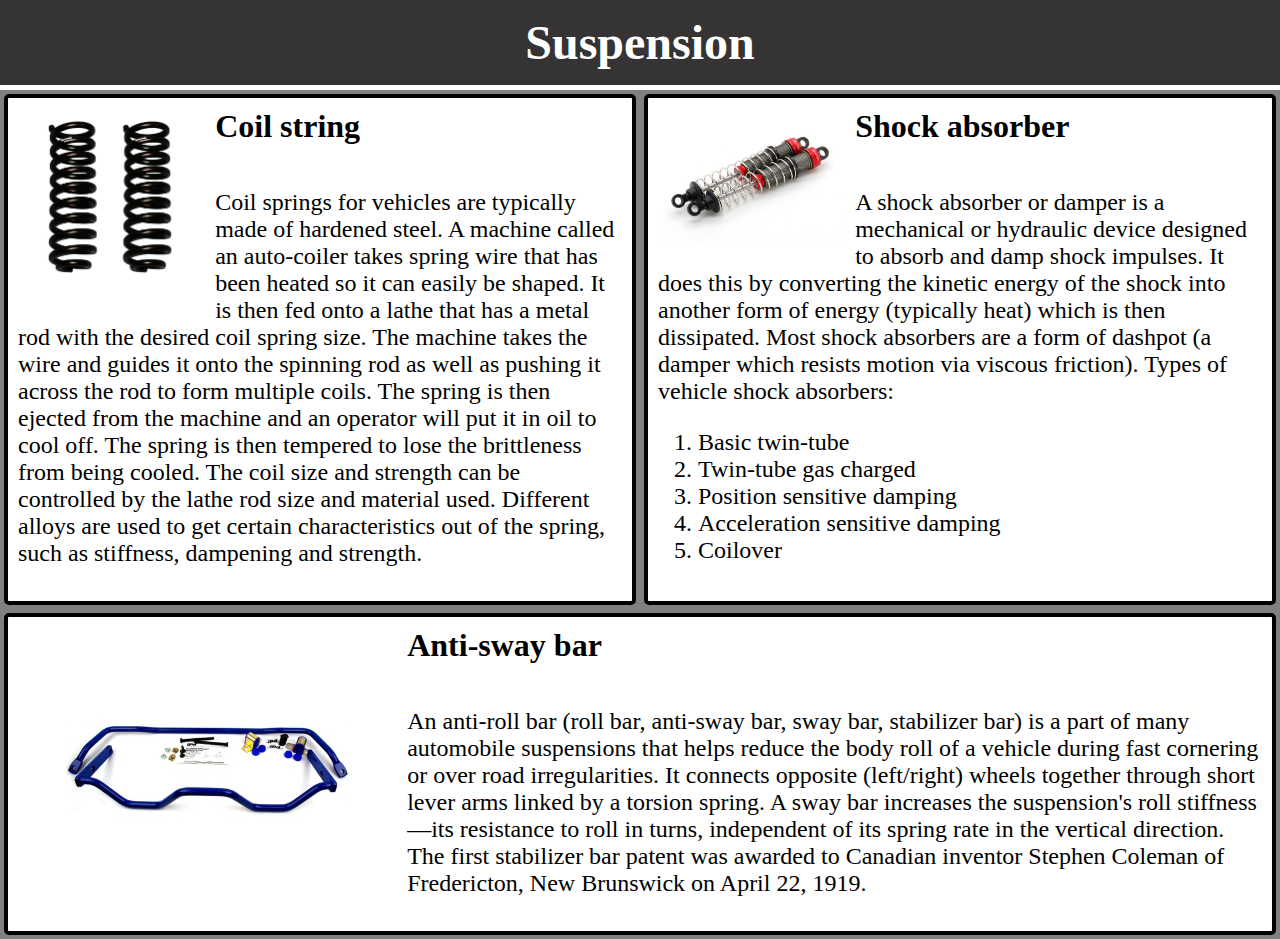
<file: pages/suspension.html>
<!DOCTYPE html>
<html lang="en">

<head>
    <meta charset="UTF-8">
    <meta name="viewport" content="width=device-width, initial-scale=1.0">
    <meta http-equiv="X-UA-Compatible" content="ie=edge">
    <title>Suspension</title>
    <link rel="stylesheet" href="../styles/styleairintake.css">
</head>

<body>
    <header>
        <h1 class="title">Suspension</h1>
    </header>
    <main>
        <div class="container">
            <img class="image" src="../images/coilspring.jpg" alt="Suspension coil spring">
            <div class="text">Coil string</div>
            <div class="description">
                <p>
                    Coil springs for vehicles are typically made of hardened steel. A machine called an auto-coiler
                    takes spring wire that has been heated so it can easily be shaped. It is then fed onto a lathe that
                    has a metal rod with the desired coil spring size. The machine takes the wire and guides it onto the
                    spinning rod as well as pushing it across the rod to form multiple coils. The spring is then ejected
                    from the machine and an operator will put it in oil to cool off. The spring is then tempered to lose
                    the brittleness from being cooled. The coil size and strength can be controlled by the lathe rod
                    size and material used. Different alloys are used to get certain characteristics out of the spring,
                    such as stiffness, dampening and strength.
                </p>
            </div>
        </div>
        <div class="container">
            <img class="image" src="../images/shockabsorber.jpg" alt="Suspension shock absorber">
            <div class="text">Shock absorber</div>
            <div class="description">
                <p>
                    A shock absorber or damper is a mechanical or hydraulic device designed to absorb and damp shock
                    impulses. It does this by converting the kinetic energy of the shock into another form of energy
                    (typically heat) which is then dissipated. Most shock absorbers are a form of dashpot (a damper
                    which resists motion via viscous friction).
                    Types of vehicle shock absorbers:
                    <ol>
                        <li>Basic twin-tube</li>
                        <li>Twin-tube gas charged</li>
                        <li>Position sensitive damping</li>
                        <li>Acceleration sensitive damping</li>
                        <li>Coilover</li>
                    </ol>
                </p>
            </div>
        </div>
        <div class="container">
            <img class="image" src="../images/antiswaybars.jpg" alt="Suspension antiswaybars">
            <div class="text">Anti-sway bar</div>
            <div class="description">
                <p>
                    An anti-roll bar (roll bar, anti-sway bar, sway bar, stabilizer bar) is a part of many automobile
                    suspensions that helps reduce the body roll of a vehicle during fast cornering or over road
                    irregularities. It connects opposite (left/right) wheels together through short lever arms linked by
                    a torsion spring. A sway bar increases the suspension's roll stiffness—its resistance to roll in
                    turns, independent of its spring rate in the vertical direction. The first stabilizer bar patent was
                    awarded to Canadian inventor Stephen Coleman of Fredericton, New Brunswick on April 22, 1919.
                </p>
            </div>
        </div>
    </main>
</body>

</html>
</file>
<file: styles/style.css>
body {
    margin: 0px;
    background-color: gray;
}

header {
    border-bottom: 5px solid white;
    background-color: rgb(53, 51, 51);
}

footer {
    display: flex;
    border-top: 5px solid white;
    background-color: rgb(53, 51, 51);
    padding: 5px;
    margin: 0px;
}

.title {
    font-size: 3em;
    text-align: center;
    padding: 15px;
    color: white;
    margin: 0px;
}

.icon {
    position: absolute;
    top: 8px;
    margin-left: 30px;
    max-height: 80px;
    max-width: 80px;
}

main {
    display: flex;
    flex-wrap: wrap;
    margin: 5px;
}

.container {
    position: relative;
    flex: 1 400px;
    padding: 10px;
}

.image {
    width: 100%;
}

.overlay {
    position: absolute;
    top: 0;
    bottom: 0;
    left: 0;
    right: 0;
    height: 100%;
    width: 100%;
    opacity: 0;
    transition: .5s ease;
    background-color: white;
}

.container:hover .overlay {
    opacity: 0.6;
}

.text {
    color: black;
    font-size: 50px;
    position: absolute;
    top: 50%;
    left: 50%;
    transform: translate(-50%, -50%);
    text-align: center;
}

.buyparts {
    text-align: center;
    padding-bottom: 20px;
    font-size: 1.1em;
    color: white
}

.ftext {
    font-size: 1.2em;
    color: white;
}

.ftitle {
    text-align: center;
    color: white;
    font-size: 1.3em;
    position: absolute;
    top: 50%;
    left: 50%;
    transform: translate(-50%, -50%);
}

.logo {
    width: 45px;
}

.logocontainer {
    position: absolute;
    top: 50%;
    left: 50%;
    transform: translate(-50%, -50%);
}

.link {
    color: white;
    text-decoration: none;
    word-wrap: normal;
}

.linkscontainer{
    max-width: 150px;
}

.fcontainer {
    position: relative;
    flex: 1 400px;
    padding: 20px;
}
</file>
<file: styles/styleairintake.css>
body{
    background-color: gray;
    margin: 0px;
    padding: 0px;
}
header{
    background-color: rgb(53, 51, 51);
    margin: 0px;
    border-bottom: 5px solid white;
}

main{
    display: flex;
    flex-wrap: wrap;

}
.container{
    flex: 1 500px;
    margin: 4px;
    border: 4px solid black;
    background-color: white;
    border-radius: 5px;
}

img{
    padding: 10px;
    float: left;
    width: 30%;
}

.title{
    font-size: 3em ;
    text-align: center;
    padding: 15px;
    color: white;
    margin: 0px;
}

.text{
    font-size: 2em;
    font-weight: bold;
    padding: 10px;
}

.description{
    padding: 10px;
    font-size: 1.5em;
}
</file>
